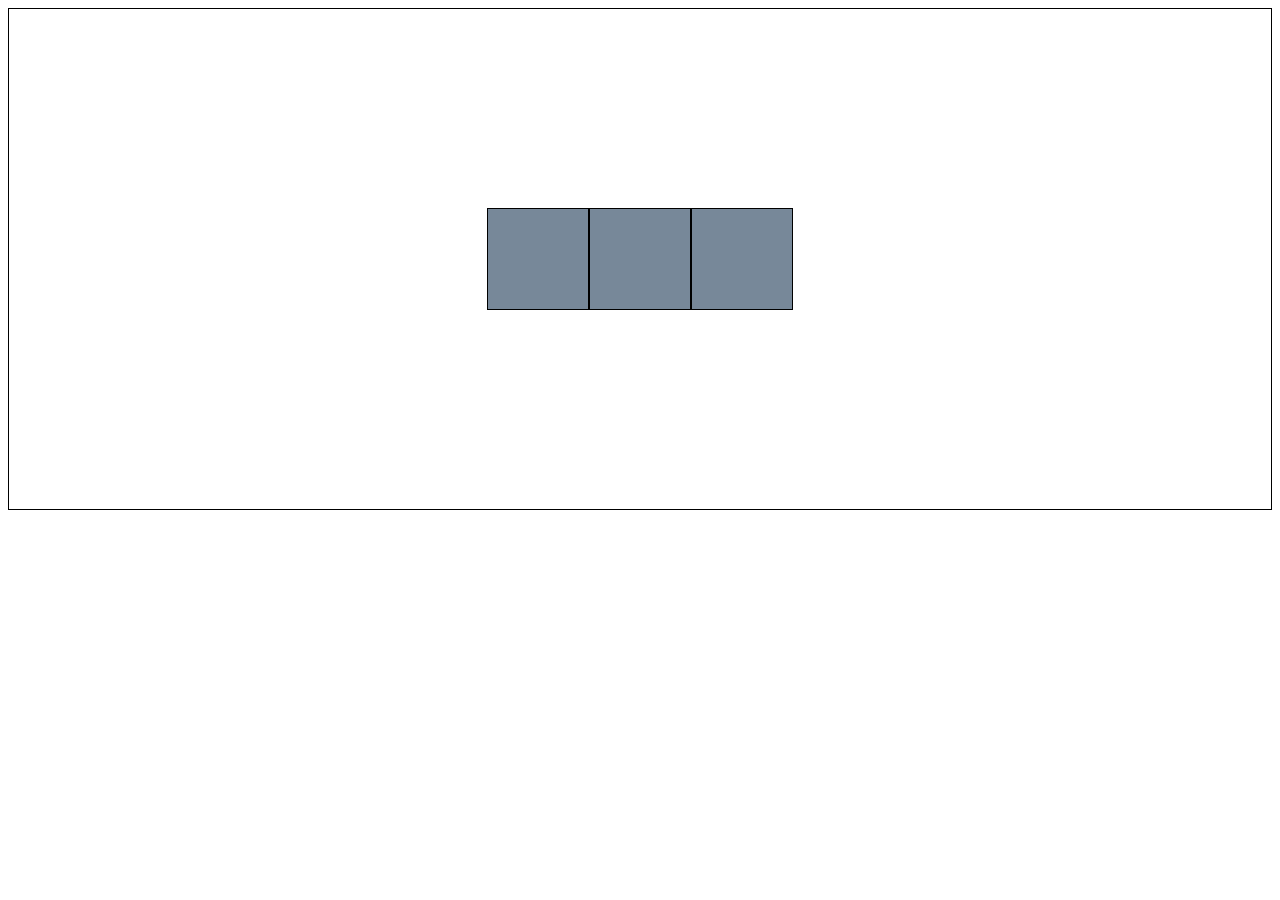
<file: Day 2/index.html>
<!DOCTYPE html>
<html lang="en">
  <head>
    <meta charset="UTF-8" />
    <meta http-equiv="X-UA-Compatible" content="IE=edge" />
    <meta name="viewport" content="width=device-width, initial-scale=1.0" />
    <title>Document</title>
    <!-- CSS only -->
    <link
      href="https://cdn.jsdelivr.net/npm/bootstrap@5.1.3/dist/css/bootstrap.min.css"
      rel="stylesheet"
      integrity="sha384-1BmE4kWBq78iYhFldvKuhfTAU6auU8tT94WrHftjDbrCEXSU1oBoqyl2QvZ6jIW3"
      crossorigin="anonymous"
    />
    <link rel="stylesheet" href="index.css" />
  </head>
  <body>
    <div class="flex-container">
      <div class="box"></div>
      <div class="box"></div>
      <div class="box"></div>
    </div>
  </body>
</html>
</file>
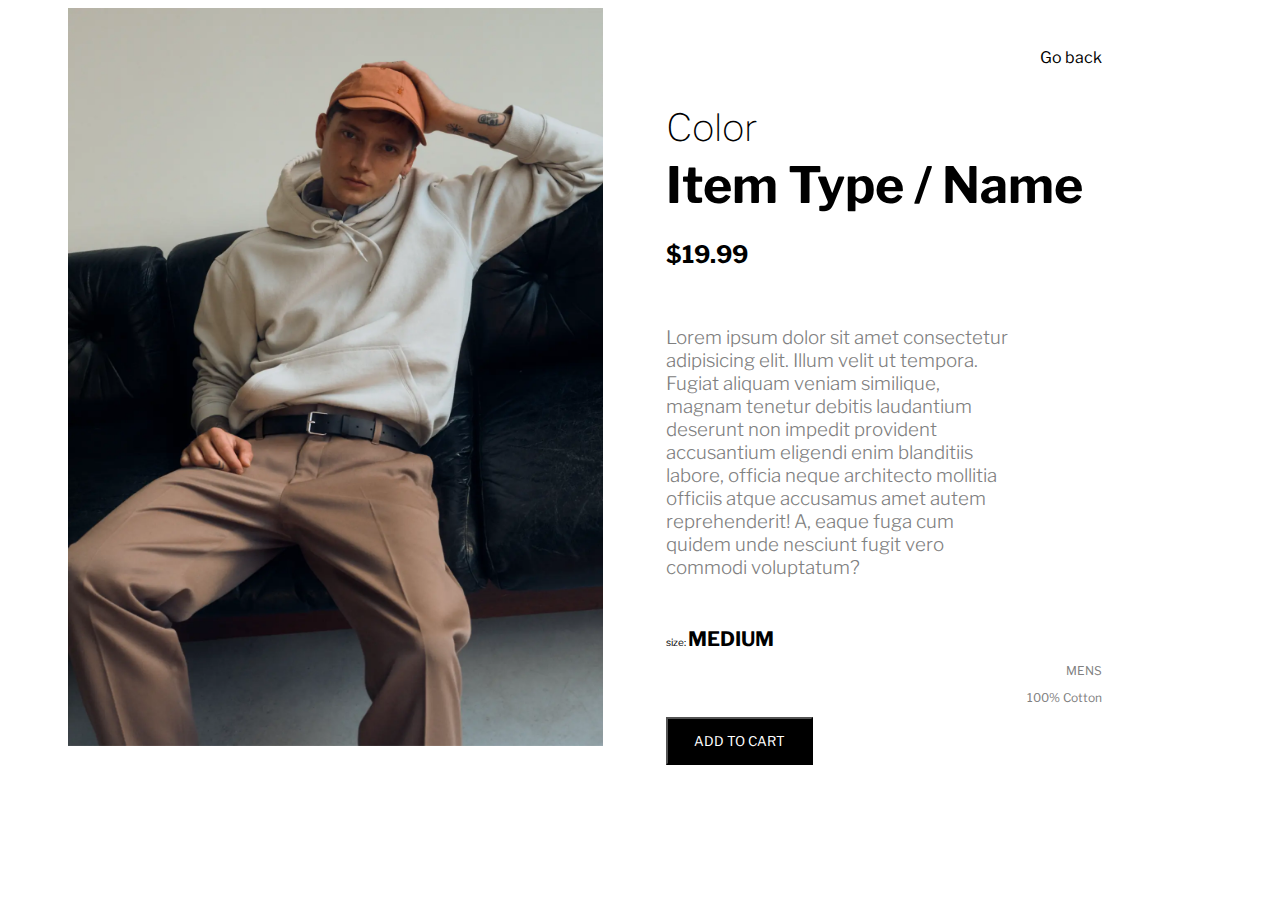
<file: exercise.html>
<!DOCTYPE html>
<html lang="en">
  <head>
    <meta charset="UTF-8" />
    <meta http-equiv="X-UA-Compatible" content="IE=edge" />
    <meta name="viewport" content="width=device-width, initial-scale=1.0" />
    <link rel="stylesheet" href="exercise.css" />
    <link href="https://fonts.googleapis.com/css2?family=Libre+Franklin:ital,wght@0,100;0,200;0,300;0,400;0,500;0,600;0,700;0,800;0,900;1,100;1,200;1,300;1,400;1,500;1,600;1,700;1,800;1,900&display=swap" rel="stylesheet" />
    <title>Document</title>
  </head>
  <body>
    <div class="display image-box">
      <img src="exercise.jpeg"/>
    </div>
    <div class="display">
      <div class="right">
        <p>Go back</p>
      </div>
      <div class="text-title ">
        <h2 class="small-weight margin">Color</h2>
        <h1 class="font-bold margin">Item Type / Name</h1>
      </div>
      <div>
        <h2 class="font-bold">$19.99</h2>
      </div>
      <br />
      <div>
        <h3 class="medium-weight"><span class="card">
          Lorem ipsum dolor sit amet consectetur adipisicing elit. Illum velit
          ut tempora. Fugiat aliquam veniam similique, magnam tenetur debitis
          laudantium deserunt non impedit provident accusantium eligendi enim
          blanditiis labore, officia neque architecto mollitia officiis atque
          accusamus amet autem reprehenderit! A, eaque fuga cum quidem unde
          nesciunt fugit vero commodi voluptatum?
        </span> </h3>
      </div>
      <br />
      <div><p class="small-font">size: <span class="font-bold font-large">MEDIUM</span></p></div>
      <div class="material">
        <p>MENS</p>
        <p>100% Cotton</p>
      </div>
      <input class = "add-cart"type="button" value="ADD TO CART">
      </div>
    </div>
  </body>
</html>
</file>
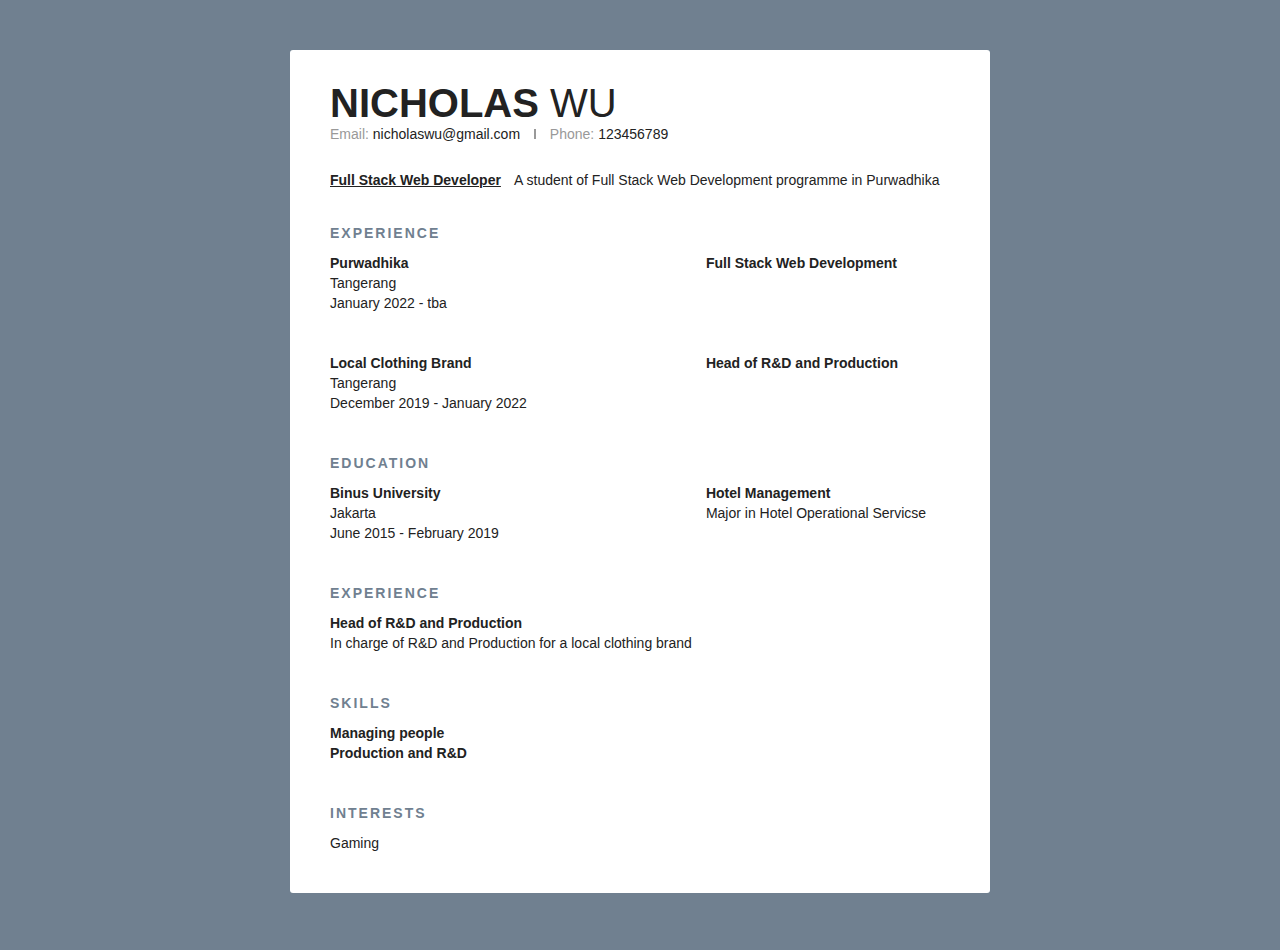
<file: Day 3/onlineCv.html>
<!DOCTYPE html>
<html lang="en">
  <head>
    <meta charset="UTF-8" />
    <meta http-equiv="X-UA-Compatible" content="IE=edge" />
    <meta name="viewport" content="width=device-width, initial-scale=1.0" />
    <link rel="stylesheet" href="onlineCv.css" />
    <title>Online CV</title>
  </head>
  <body>
    <link href="https://fonts.googleapis.com/css2?family=Libre+Franklin:wght@100;200;300;400;500;600;700;800;900&display=swap" rel="stylesheet">
<div class="container">
  <div class="header">
    <div class="full-name">
      <span class="first-name">Nicholas</span> 
      <span class="last-name">Wu</span>
    </div>
    <div class="contact-info">
      <span class="email">Email: </span>
      <span class="email-val">nicholaswu@gmail.com</span>
      <span class="separator"></span>
      <span class="phone">Phone: </span>
      <span class="phone-val">123456789</span>
    </div>
    
    <div class="about">
      <span class="position"> Full Stack Web Developer</span>
      <span class="desc">
        A student of Full Stack Web Development programme in Purwadhika
      </span>
    </div>
  </div>
   <div class="details">
    <div class="section">
      <div class="section__title">Experience</div>
      <div class="section__list">
        <div class="section__list-item">
          <div class="left">
            <div class="name">Purwadhika</div>
            <div class="addr">Tangerang</div>
            <div class="duration"> January 2022 - tba </div>
          </div>
          <div class="right">
            <div class="name">Full Stack Web Development</div>
          </div>
        </div>
                <div class="section__list-item">
          <div class="left">
            <div class="name">Local Clothing Brand</div>
            <div class="addr">Tangerang</div>
            <div class="duration">December 2019 - January 2022</div>
          </div>
          <div class="right">
            <div class="name">Head of R&D and Production</div>
          </div>
        </div>

      </div>
    </div>
    <div class="section">
      <div class="section__title">Education</div>
      <div class="section__list">
        <div class="section__list-item">
          <div class="left">
            <div class="name">Binus University</div>
            <div class="addr">Jakarta</div>
            <div class="duration">June 2015 - February 2019</div>
          </div>
          <div class="right">
            <div class="name">Hotel Management</div>
            <div class="desc">Major in Hotel Operational Servicse</div>
          </div>
        </div>
      </div>
      
  </div>
     <div class="section">
      <div class="section__title">Experience</div> 
       <div class="section__list">
         <div class="section__list-item">
           <div class="name">Head of R&D and Production</div>
           <div class="text">In charge of R&D and Production for a local clothing brand</div>
         </div>
       </div>
    </div>
     <div class="section">
       <div class="section__title">Skills</div>
       <div class="skills">
         <div class="skills__item">
           <div class="left"><div class="name">
             Managing people
             </div></div>
         </div>
         
       </div>
       <div class="skills__item">
           <div class="left"><div class="name">
             Production and R&D</div></div>
         </div>
         
       </div>
     <div class="section">
     <div class="section__title">
       Interests
       </div>
       <div class="section__list">
         <div class="section__list-item">
                Gaming
          </div>
       </div>
     </div>
     </div>
  </div>
</div>
  </body>
</html>
</file>
<file: Day 2/index.css>
.box {
  height: 100px;
  background-color: lightslategray;
  width: 100px;
  border: 1px solid black;
}

.flex-container {
  display: flex;
  border: 1px solid black;
  height: 500px;
  justify-content: center;
  align-items: center;
}
</file>
<file: exercise.css>
.right {
  width: 216px;
  height: 51.54px;
  margin-left: 220px;
  text-align: right;
}

.card {
  width: 346px;
  position: relative;
  display: inline-block;
  height: 131px;
  color: grey;
}

.add-cart {
  width: 147px;
  height: 48px;
  background-color: black;
  box-sizing: border-box;
  text-transform: uppercase;
  color: white;
}

.size {
  text-align: right;
  width: 88px;
  height: 125px;
  margin-left: 350px;
  padding-top: 50px;
  color: grey;
}

.display {
  display: inline-block;
  margin-left: 60px;
}

.text-title {
  font-size: 25px;
  position: relative;
  display: inline-block;
}

* {
  font-family: "Libre Franklin";
}

.image-box img {
  width: 535px;
  height: 738px;
}

.material {
  margin-left: 300px;
  font-size: 12px;
  text-align: right;
  color: grey;
}

.small-font {
  font-size: 10px;
}
.font-bold {
  font-weight: bold;
}

.small-weight {
  font-weight: 100;
}
.medium-weight {
  font-weight: 300;
}
.margin {
  margin-bottom: 5px;
  margin-top: 5px;
}

.font-large {
  font-size: 20px;
}
</file>
<file: Day 3/onlineCv.css>
.box {
  border: 1px solid black;
  height: auto;
  width: auto;
  border-radius: 10px;
  padding-left: 20px;
  padding-top: 20px;
}

* {
  margin: 0;
  padding: 0;
  box-sizing: border-box;
}
html {
  height: 100%;
}

body {
  min-height: 100%;
  background: slategrey;
  font-family: "Lato", sans-serif;
  font-weight: 400;
  color: #222;
  font-size: 14px;
  line-height: 26px;
  padding-bottom: 50px;
}

.container {
  max-width: 700px;
  background: #fff;
  margin: 0px auto 0px;
  border-radius: 3px;
  padding: 40px;
  margin-top: 50px;
}

.header {
  margin-bottom: 30px;
}

.full-name {
  font-size: 40px;
  text-transform: uppercase;
  margin-bottom: 5px;
}

.first-name {
  font-weight: 700;
}

.last-name {
  font-weight: 300;
}

.contact-info {
  margin-bottom: 20px;
}

.email,
.phone {
  color: #999;
  font-weight: 300;
}

.separator {
  height: 10px;
  display: inline-block;
  border-left: 2px solid #999;
  margin: 0px 10px;
}

.position {
  font-weight: bold;
  display: inline-block;
  margin-right: 10px;
  text-decoration: underline;
}

.details {
  line-height: 20px;
}

.section {
  margin-bottom: 40px;
}

.section:last-of-type {
  margin-bottom: 0px;
}

.section__title {
  letter-spacing: 2px;
  color: slategray;
  font-weight: bold;
  margin-bottom: 10px;
  text-transform: uppercase;
}

.section__list-item {
  margin-bottom: 40px;
}

.section__list-item:last-of-type {
  margin-bottom: 0;
}

.left,
.right {
  vertical-align: top;
  display: inline-block;
}

.left {
  width: 60%;
}

.right {
  tex-align: right;
  width: 39%;
}

.name {
  font-weight: bold;
}

a {
  text-decoration: none;
  color: #000;
  font-style: italic;
}

a:hover {
  text-decoration: underline;
  color: #000;
}

.skills {
}
s .skills__item {
  margin-bottom: 10px;
}
</file>
